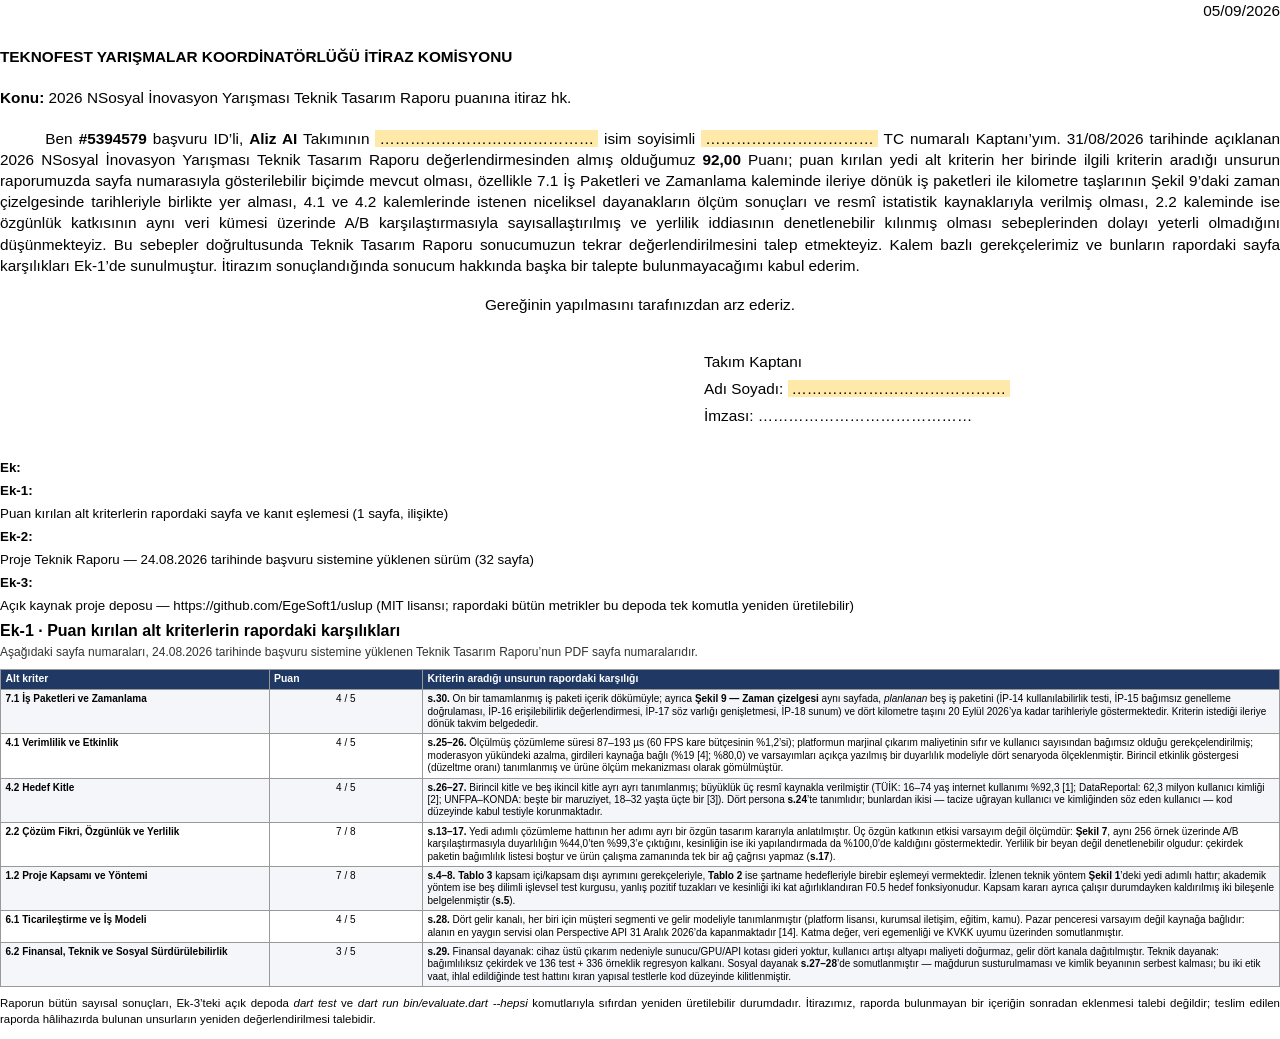
<file: docs/15_ITIRAZ/itiraz_dilekcesi.html>
<!DOCTYPE html>
<html lang="tr">
<head>
<meta charset="utf-8">
<title>İtiraz Dilekçesi — Aliz AI</title>
<style>
  @page { size: A4; margin: 2.5cm; }
  * { box-sizing: border-box; }
  body { font-family: Arial, Helvetica, sans-serif; font-size: 11.5pt; line-height: 1.38;
         color: #000; margin: 0; }
  .sayfa { page-break-after: always; }
  .sayfa:last-child { page-break-after: auto; }
  .tarih { text-align: right; margin-bottom: 1.6em; }
  .makam { font-weight: bold; margin: 0 0 1.3em 0; }
  .konu { margin-bottom: 1.3em; }
  p.govde { text-align: justify; text-indent: 1.2cm; margin: 0 0 1em 0; }
  .arz { text-align: center; margin: 1.2em 0 2.2em 0; }
  .imza { margin-left: 55%; line-height: 1.75; }
  .doldur { background: #ffe9a8; padding: 0 4px; }
  .ekler { margin-top: 2.2em; font-size: 10pt; line-height: 1.35; }
  .ekler b { display: block; margin-bottom: .4em; }
  .ekler div { margin-bottom: .35em; }

  h1.ekbaslik { font-size: 12pt; margin: 0 0 .15em 0; }
  .eknot { font-size: 9pt; color: #333; margin: 0 0 .7em 0; }
  table { width: 100%; border-collapse: collapse; font-size: 7.5pt; line-height: 1.24; }
  th, td { border: 1px solid #999; padding: 3px 4.5px; vertical-align: top; text-align: left; }
  th { background: #1f3864; color: #fff; font-size: 7.8pt; }
  td.k { white-space: nowrap; font-weight: bold; width: 21%; }
  td.p { white-space: nowrap; width: 12%; text-align: center; }
  tr:nth-child(even) td { background: #f4f6fa; }
  .altnot { font-size: 8.6pt; margin-top: .8em; text-align: justify; line-height: 1.35; }
</style>
</head>
<body>

<div class="sayfa">
  <div class="tarih">05/09/2026</div>

  <div class="makam">TEKNOFEST YARIŞMALAR KOORDİNATÖRLÜĞÜ İTİRAZ KOMİSYONU</div>

  <div class="konu"><b>Konu:</b> 2026 NSosyal İnovasyon Yarışması Teknik Tasarım Raporu
  puanına itiraz hk.</div>

  <p class="govde">Ben <b>#5394579</b> başvuru ID’li, <b>Aliz AI</b> Takımının
  <span class="doldur">……………………………………</span> isim soyisimli
  <span class="doldur">……………………………</span> TC numaralı Kaptanı’yım.
  31/08/2026 tarihinde açıklanan 2026 NSosyal İnovasyon Yarışması Teknik Tasarım Raporu
  değerlendirmesinden almış olduğumuz <b>92,00</b> Puanı; puan kırılan yedi alt kriterin her
  birinde ilgili kriterin aradığı unsurun raporumuzda sayfa numarasıyla gösterilebilir biçimde
  mevcut olması, özellikle 7.1 İş Paketleri ve Zamanlama kaleminde ileriye dönük iş paketleri
  ile kilometre taşlarının Şekil 9’daki zaman çizelgesinde tarihleriyle birlikte yer alması,
  4.1 ve 4.2 kalemlerinde istenen niceliksel dayanakların ölçüm sonuçları ve resmî istatistik
  kaynaklarıyla verilmiş olması, 2.2 kaleminde ise özgünlük katkısının aynı veri kümesi
  üzerinde A/B karşılaştırmasıyla sayısallaştırılmış ve yerlilik iddiasının denetlenebilir
  kılınmış olması sebeplerinden dolayı yeterli olmadığını düşünmekteyiz. Bu sebepler
  doğrultusunda Teknik Tasarım Raporu sonucumuzun tekrar değerlendirilmesini talep etmekteyiz.
  Kalem bazlı gerekçelerimiz ve bunların rapordaki sayfa karşılıkları Ek-1’de sunulmuştur.
  İtirazım sonuçlandığında sonucum hakkında başka bir talepte bulunmayacağımı kabul ederim.</p>

  <div class="arz">Gereğinin yapılmasını tarafınızdan arz ederiz.</div>

  <div class="imza">
    Takım Kaptanı<br>
    Adı Soyadı: <span class="doldur">……………………………………</span><br>
    İmzası: ……………………………………
  </div>

  <div class="ekler">
    <b>Ek:</b>
    <div><b>Ek-1:</b> Puan kırılan alt kriterlerin rapordaki sayfa ve kanıt eşlemesi (1 sayfa,
      ilişikte)</div>
    <div><b>Ek-2:</b> Proje Teknik Raporu — 24.08.2026 tarihinde başvuru sistemine yüklenen
      sürüm (32 sayfa)</div>
    <div><b>Ek-3:</b> Açık kaynak proje deposu — https://github.com/EgeSoft1/uslup (MIT
      lisansı; rapordaki bütün metrikler bu depoda tek komutla yeniden üretilebilir)</div>
  </div>
</div>

<div class="sayfa">
  <h1 class="ekbaslik">Ek-1 · Puan kırılan alt kriterlerin rapordaki karşılıkları</h1>
  <p class="eknot">Aşağıdaki sayfa numaraları, 24.08.2026 tarihinde başvuru sistemine yüklenen
  Teknik Tasarım Raporu’nun PDF sayfa numaralarıdır.</p>

  <table>
    <tr>
      <th>Alt kriter</th><th>Puan</th><th>Kriterin aradığı unsurun rapordaki karşılığı</th>
    </tr>
    <tr>
      <td class="k">7.1 İş Paketleri ve Zamanlama</td>
      <td class="p">4 / 5</td>
      <td><b>s.30.</b> On bir tamamlanmış iş paketi içerik dökümüyle; ayrıca <b>Şekil 9 —
      Zaman çizelgesi</b> aynı sayfada, <i>planlanan</i> beş iş paketini (İP-14 kullanılabilirlik
      testi, İP-15 bağımsız genelleme doğrulaması, İP-16 erişilebilirlik değerlendirmesi,
      İP-17 söz varlığı genişletmesi, İP-18 sunum) ve dört kilometre taşını 20 Eylül 2026’ya
      kadar tarihleriyle göstermektedir. Kriterin istediği ileriye dönük takvim belgededir.</td>
    </tr>
    <tr>
      <td class="k">4.1 Verimlilik ve Etkinlik</td>
      <td class="p">4 / 5</td>
      <td><b>s.25–26.</b> Ölçülmüş çözümleme süresi 87–193 µs (60 FPS kare bütçesinin %1,2’si);
      platformun marjinal çıkarım maliyetinin sıfır ve kullanıcı sayısından bağımsız olduğu
      gerekçelendirilmiş; moderasyon yükündeki azalma, girdileri kaynağa bağlı (%19 [4]; %80,0)
      ve varsayımları açıkça yazılmış bir duyarlılık modeliyle dört senaryoda ölçeklenmiştir. Birincil
      etkinlik göstergesi (düzeltme oranı) tanımlanmış ve ürüne ölçüm mekanizması olarak
      gömülmüştür.</td>
    </tr>
    <tr>
      <td class="k">4.2 Hedef Kitle</td>
      <td class="p">4 / 5</td>
      <td><b>s.26–27.</b> Birincil kitle ve beş ikincil kitle ayrı ayrı tanımlanmış; büyüklük üç
      resmî kaynakla verilmiştir (TÜİK: 16–74 yaş internet kullanımı %92,3 [1]; DataReportal:
      62,3 milyon kullanıcı kimliği [2]; UNFPA–KONDA: beşte bir maruziyet, 18–32 yaşta üçte bir
      [3]). Dört persona <b>s.24</b>’te tanımlıdır; bunlardan ikisi — tacize uğrayan kullanıcı
      ve kimliğinden söz eden kullanıcı — kod düzeyinde kabul testiyle korunmaktadır.</td>
    </tr>
    <tr>
      <td class="k">2.2 Çözüm Fikri, Özgünlük ve Yerlilik</td>
      <td class="p">7 / 8</td>
      <td><b>s.13–17.</b> Yedi adımlı çözümleme hattının her adımı ayrı bir özgün tasarım
      kararıyla anlatılmıştır. Üç özgün katkının etkisi varsayım değil ölçümdür: <b>Şekil 7</b>,
      aynı 256 örnek üzerinde A/B karşılaştırmasıyla duyarlılığın %44,0’ten %99,3’e çıktığını,
      kesinliğin ise iki yapılandırmada da %100,0’de kaldığını göstermektedir. Yerlilik bir
      beyan değil denetlenebilir olgudur: çekirdek paketin bağımlılık listesi boştur ve ürün
      çalışma zamanında tek bir ağ çağrısı yapmaz (<b>s.17</b>).</td>
    </tr>
    <tr>
      <td class="k">1.2 Proje Kapsamı ve Yöntemi</td>
      <td class="p">7 / 8</td>
      <td><b>s.4–8.</b> <b>Tablo 3</b> kapsam içi/kapsam dışı ayrımını gerekçeleriyle,
      <b>Tablo 2</b> ise şartname hedefleriyle birebir eşlemeyi vermektedir. İzlenen teknik
      yöntem <b>Şekil 1</b>’deki yedi adımlı hattır; akademik yöntem ise beş dilimli işlevsel
      test kurgusu, yanlış pozitif tuzakları ve kesinliği iki kat ağırlıklandıran F0.5 hedef
      fonksiyonudur. Kapsam kararı ayrıca çalışır durumdayken kaldırılmış iki bileşenle
      belgelenmiştir (<b>s.5</b>).</td>
    </tr>
    <tr>
      <td class="k">6.1 Ticarileştirme ve İş Modeli</td>
      <td class="p">4 / 5</td>
      <td><b>s.28.</b> Dört gelir kanalı, her biri için müşteri segmenti ve gelir modeliyle
      tanımlanmıştır (platform lisansı, kurumsal iletişim, eğitim, kamu). Pazar penceresi
      varsayım değil kaynağa bağlıdır: alanın en yaygın servisi olan Perspective API 31 Aralık
      2026’da kapanmaktadır [14]. Katma değer, veri egemenliği ve KVKK uyumu üzerinden
      somutlanmıştır.</td>
    </tr>
    <tr>
      <td class="k">6.2 Finansal, Teknik ve Sosyal Sürdürülebilirlik</td>
      <td class="p">3 / 5</td>
      <td><b>s.29.</b> Finansal dayanak: cihaz üstü çıkarım nedeniyle sunucu/GPU/API kotası
      gideri yoktur, kullanıcı artışı altyapı maliyeti doğurmaz, gelir dört kanala dağıtılmıştır.
      Teknik dayanak: bağımlılıksız çekirdek ve 136 test + 336 örneklik regresyon kalkanı.
      Sosyal dayanak <b>s.27–28</b>’de somutlanmıştır — mağdurun susturulmaması ve kimlik
      beyanının serbest kalması; bu iki etik vaat, ihlal edildiğinde test hattını kıran yapısal
      testlerle kod düzeyinde kilitlenmiştir.</td>
    </tr>
  </table>

  <p class="altnot">Raporun bütün sayısal sonuçları, Ek-3’teki açık depoda
  <i>dart&nbsp;test</i> ve <i>dart&nbsp;run&nbsp;bin/evaluate.dart&nbsp;--hepsi</i> komutlarıyla
  sıfırdan yeniden üretilebilir durumdadır. İtirazımız, raporda bulunmayan bir içeriğin sonradan
  eklenmesi talebi değildir; teslim edilen raporda hâlihazırda bulunan unsurların yeniden
  değerlendirilmesi talebidir.</p>
</div>

</body>
</html>
</file>
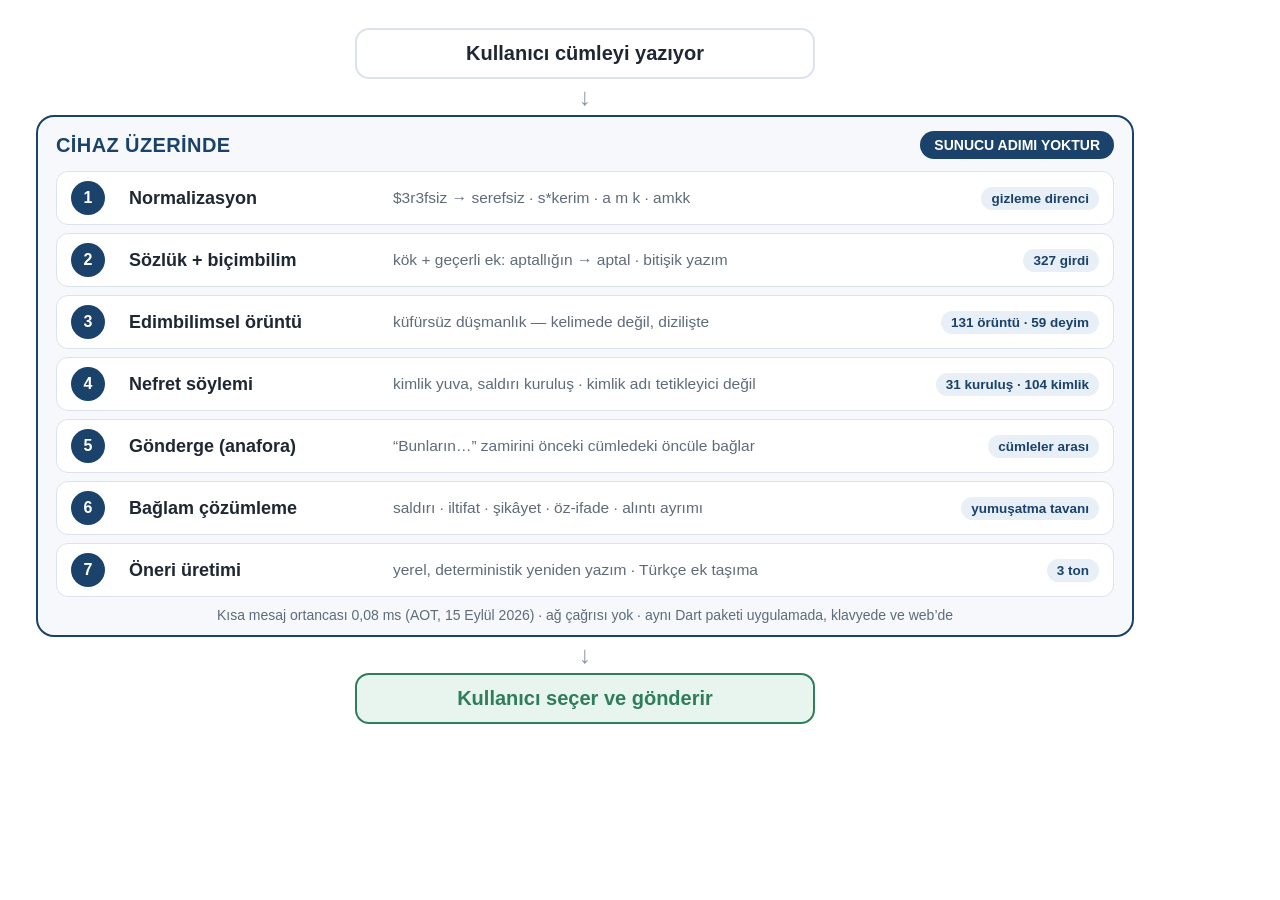
<file: docs/gorseller/sunum/sekil1b_mimari.html>
<!doctype html>
<html lang="tr">
<head>
<meta charset="utf-8">
<title>Şekil 1 — Cihaz üstü çözümleme hattı</title>
<link rel="stylesheet" href="ortak.css">
<style>
  .box { border: 2px solid var(--line); border-radius: 14px; background: var(--white); text-align: center; padding: 12px 16px; font-weight: 700; font-size: 20px; width: 460px; margin: 0 auto; }
  .arrow { text-align: center; color: var(--faint); font-size: 24px; line-height: 1; margin: 6px 0; }
  .device { border: 2.5px solid var(--brand); border-radius: 18px; background: var(--paper); padding: 14px 18px 12px; }
  .device .head { display: flex; justify-content: space-between; align-items: center; margin-bottom: 12px; }
  .device .head b { color: var(--brand); font-size: 20px; letter-spacing: .02em; }
  .pill { background: var(--brand); color: #fff; font-weight: 700; font-size: 14px; border-radius: 999px; padding: 6px 14px; }
  .layers { display: grid; gap: 8px; }
  .layer { display: grid; grid-template-columns: 44px 250px 1fr auto; align-items: center; gap: 14px; background: var(--white); border: 1.5px solid var(--line); border-radius: 12px; padding: 9px 14px; }
  .dot { width: 34px; height: 34px; border-radius: 50%; background: var(--brand); color: #fff; font-weight: 700; display: grid; place-items: center; font-size: 16px; }
  .layer b { font-size: 18px; }
  .layer span { color: var(--muted); font-size: 15.5px; }
  .layer em { font-style: normal; font-size: 13.5px; font-weight: 700; color: var(--brand); background: var(--brand-soft); border-radius: 999px; padding: 4px 10px; white-space: nowrap; }
  .foot { text-align: center; color: var(--muted); font-size: 14px; margin-top: 10px; }
  .out { border-color: var(--green); background: var(--green-bg); color: var(--green); }
</style>
</head>
<body>
  <div class="box">Kullanıcı cümleyi yazıyor</div>
  <div class="arrow">↓</div>
  <section class="device">
    <div class="head"><b>CİHAZ ÜZERİNDE</b><span class="pill">SUNUCU ADIMI YOKTUR</span></div>
    <div class="layers">
      <div class="layer"><div class="dot">1</div><b>Normalizasyon</b><span>$3r3fsiz → serefsiz · s*kerim · a m k · amkk</span><em>gizleme direnci</em></div>
      <div class="layer"><div class="dot">2</div><b>Sözlük + biçimbilim</b><span>kök + geçerli ek: aptallığın → aptal · bitişik yazım</span><em>327 girdi</em></div>
      <div class="layer"><div class="dot">3</div><b>Edimbilimsel örüntü</b><span>küfürsüz düşmanlık — kelimede değil, dizilişte</span><em>131 örüntü · 59 deyim</em></div>
      <div class="layer"><div class="dot">4</div><b>Nefret söylemi</b><span>kimlik yuva, saldırı kuruluş · kimlik adı tetikleyici değil</span><em>31 kuruluş · 104 kimlik</em></div>
      <div class="layer"><div class="dot">5</div><b>Gönderge (anafora)</b><span>“Bunların…” zamirini önceki cümledeki öncüle bağlar</span><em>cümleler arası</em></div>
      <div class="layer"><div class="dot">6</div><b>Bağlam çözümleme</b><span>saldırı · iltifat · şikâyet · öz-ifade · alıntı ayrımı</span><em>yumuşatma tavanı</em></div>
      <div class="layer"><div class="dot">7</div><b>Öneri üretimi</b><span>yerel, deterministik yeniden yazım · Türkçe ek taşıma</span><em>3 ton</em></div>
    </div>
    <p class="foot">Kısa mesaj ortancası 0,08 ms (AOT, 15 Eylül 2026) · ağ çağrısı yok · aynı Dart paketi uygulamada, klavyede ve web’de</p>
  </section>
  <div class="arrow">↓</div>
  <div class="box out">Kullanıcı seçer ve gönderir</div>
</body>
</html>
</file>
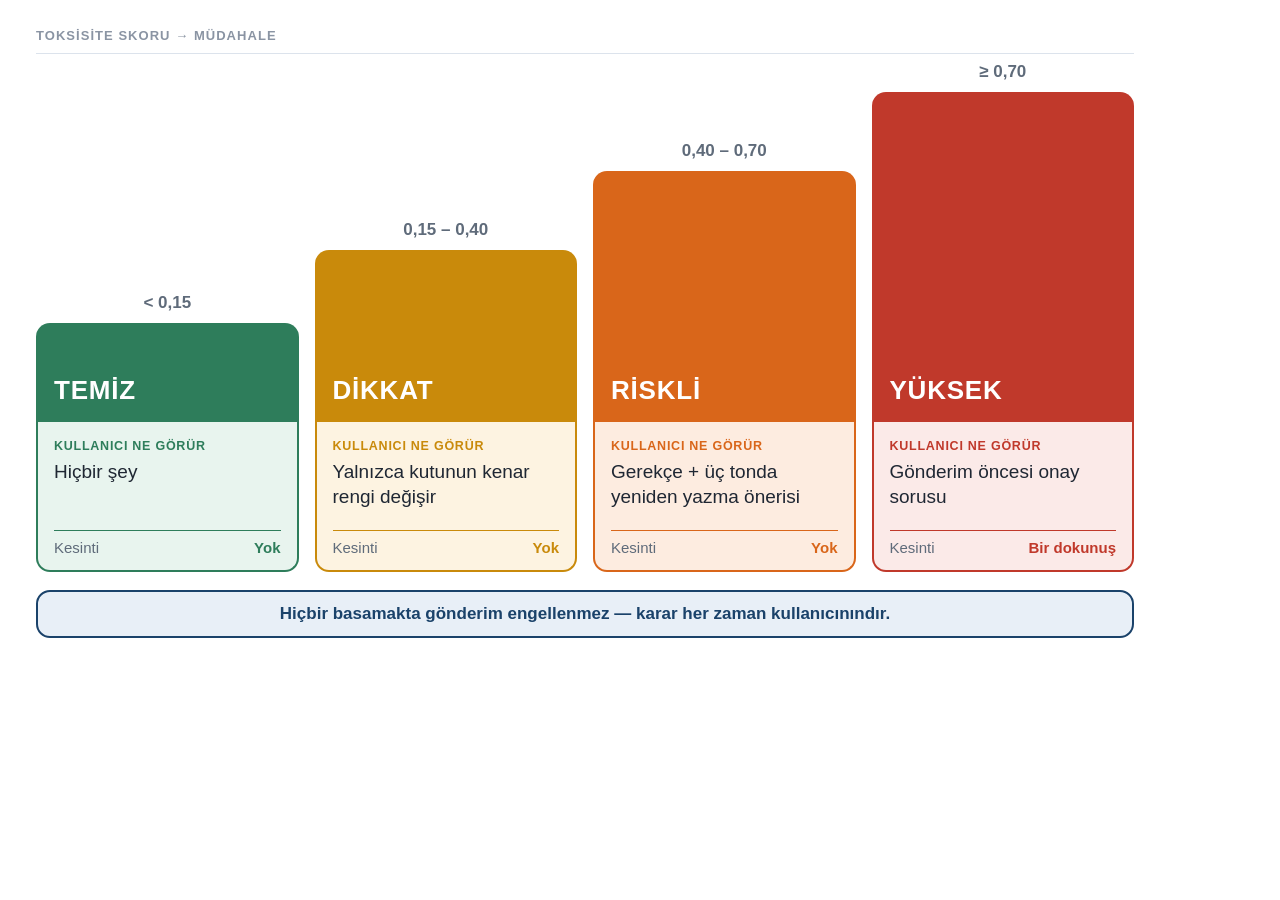
<file: docs/gorseller/sunum/sekil2b_merdiven.html>
<!doctype html>
<html lang="tr">
<head>
<meta charset="utf-8">
<title>Şekil 2 — Müdahale merdiveni</title>
<link rel="stylesheet" href="ortak.css">
<style>
  .ladder { display: grid; grid-template-columns: repeat(4, 1fr); gap: 16px; align-items: end; height: 330px; }
  .step { border-radius: 14px 14px 0 0; color: #fff; display: flex; flex-direction: column; justify-content: flex-end; padding: 16px 18px; position: relative; }
  .step .range { position: absolute; top: -30px; left: 0; right: 0; text-align: center; font-size: 17px; font-weight: 700; color: var(--muted); }
  .step h3 { font-size: 26px; letter-spacing: .03em; }
  .t { background: var(--green); height: 30%; }
  .d { background: var(--amber); height: 52%; }
  .r { background: var(--orange); height: 76%; }
  .y { background: var(--harm); height: 100%; }
  .cards { display: grid; grid-template-columns: repeat(4, 1fr); gap: 16px; }
  .card { border: 2px solid; border-top: 0; border-radius: 0 0 14px 14px; padding: 14px 16px; min-height: 150px; display: flex; flex-direction: column; justify-content: space-between; }
  .card .lbl { font-size: 12.5px; font-weight: 700; letter-spacing: .06em; text-transform: uppercase; }
  .card p { font-size: 19px; line-height: 1.3; margin-top: 6px; color: var(--ink); }
  .card .cut { display: flex; justify-content: space-between; border-top: 1.5px solid; padding-top: 8px; margin-top: 12px; font-size: 15px; color: var(--muted); }
  .card .cut b { font-weight: 700; }
  .ct { border-color: var(--green); background: var(--green-bg); } .ct .lbl, .ct .cut b { color: var(--green); } .ct .cut { border-color: var(--green); }
  .cd { border-color: var(--amber); background: var(--amber-bg); } .cd .lbl, .cd .cut b { color: var(--amber); } .cd .cut { border-color: var(--amber); }
  .cr { border-color: var(--orange); background: var(--orange-bg); } .cr .lbl, .cr .cut b { color: var(--orange); } .cr .cut { border-color: var(--orange); }
  .cy { border-color: var(--harm); background: var(--harm-bg); } .cy .lbl, .cy .cut b { color: var(--harm); } .cy .cut { border-color: var(--harm); }
  .foot { margin-top: 18px; }
  .top { margin-bottom: 38px; }
</style>
</head>
<body>
  <div class="top"><div class="eyebrow">Toksisite skoru → müdahale</div><div class="rule"></div></div>
  <div class="ladder">
    <div class="step t"><span class="range">&lt; 0,15</span><h3>TEMİZ</h3></div>
    <div class="step d"><span class="range">0,15 – 0,40</span><h3>DİKKAT</h3></div>
    <div class="step r"><span class="range">0,40 – 0,70</span><h3>RİSKLİ</h3></div>
    <div class="step y"><span class="range">≥ 0,70</span><h3>YÜKSEK</h3></div>
  </div>
  <div class="cards">
    <div class="card ct"><div><span class="lbl">Kullanıcı ne görür</span><p>Hiçbir şey</p></div><div class="cut"><span>Kesinti</span><b>Yok</b></div></div>
    <div class="card cd"><div><span class="lbl">Kullanıcı ne görür</span><p>Yalnızca kutunun kenar rengi değişir</p></div><div class="cut"><span>Kesinti</span><b>Yok</b></div></div>
    <div class="card cr"><div><span class="lbl">Kullanıcı ne görür</span><p>Gerekçe + üç tonda yeniden yazma önerisi</p></div><div class="cut"><span>Kesinti</span><b>Yok</b></div></div>
    <div class="card cy"><div><span class="lbl">Kullanıcı ne görür</span><p>Gönderim öncesi onay sorusu</p></div><div class="cut"><span>Kesinti</span><b>Bir dokunuş</b></div></div>
  </div>
  <p class="note foot">Hiçbir basamakta gönderim engellenmez — karar her zaman kullanıcınındır.</p>
</body>
</html>
</file>
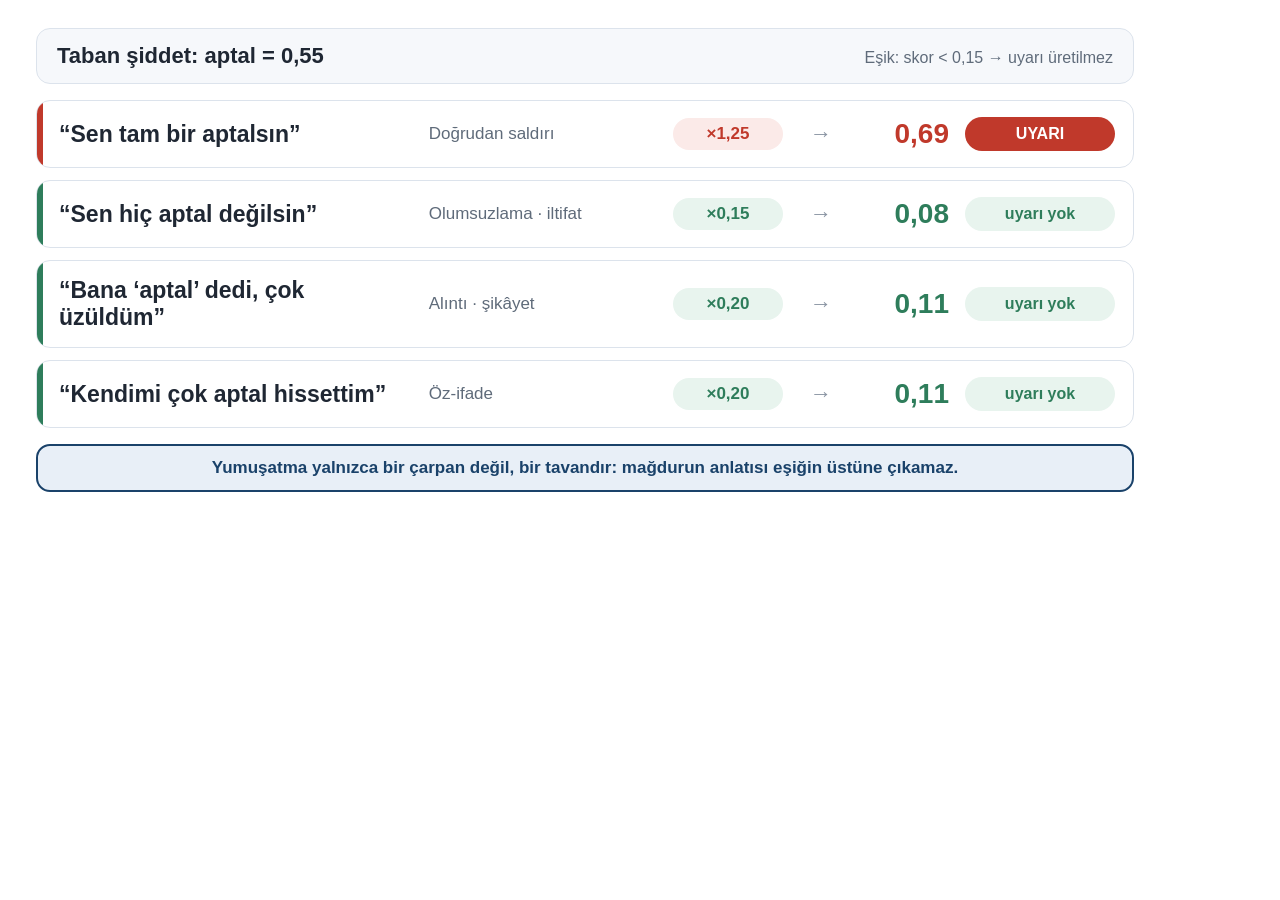
<file: docs/gorseller/sunum/sekil3b_baglam.html>
<!doctype html>
<html lang="tr">
<head>
<meta charset="utf-8">
<title>Şekil 3 — Aynı kelime, dört bağlam</title>
<link rel="stylesheet" href="ortak.css">
<style>
  .head { display: flex; justify-content: space-between; align-items: baseline; background: var(--paper); border: 1.5px solid var(--line); border-radius: 14px; padding: 14px 20px; margin-bottom: 16px; }
  .head b { font-size: 22px; }
  .head span { font-size: 16px; color: var(--muted); }
  .rows { display: grid; gap: 12px; }
  .row { display: grid; grid-template-columns: 6px 1.55fr 1fr 110px 44px 90px 150px; align-items: center; gap: 16px; border: 1.5px solid var(--line); border-radius: 14px; padding: 16px 18px 16px 0; overflow: hidden; }
  .bar { align-self: stretch; margin: -16px 0; }
  .say { font-size: 23px; font-weight: 700; }
  .ctx { font-size: 17px; color: var(--muted); }
  .k { font-size: 17px; font-weight: 700; text-align: center; border-radius: 999px; padding: 6px 0; }
  .arrow { color: var(--faint); font-size: 22px; text-align: center; }
  .v { font-size: 28px; font-weight: 700; text-align: right; }
  .pill { text-align: center; font-weight: 700; font-size: 16px; border-radius: 999px; padding: 8px 0; }
  .atk .bar { background: var(--harm); } .atk .k { background: var(--harm-bg); color: var(--harm); } .atk .v { color: var(--harm); } .atk .pill { background: var(--harm); color: #fff; }
  .ok .bar { background: var(--green); } .ok .k { background: var(--green-bg); color: var(--green); } .ok .v { color: var(--green); } .ok .pill { background: var(--green-bg); color: var(--green); }
  .foot { margin-top: 16px; }
</style>
</head>
<body>
  <div class="head"><b>Taban şiddet: aptal = 0,55</b><span>Eşik: skor &lt; 0,15 → uyarı üretilmez</span></div>
  <div class="rows">
    <div class="row atk"><span class="bar"></span><span class="say">“Sen tam bir aptalsın”</span><span class="ctx">Doğrudan saldırı</span><span class="k">×1,25</span><span class="arrow">→</span><span class="v num">0,69</span><span class="pill">UYARI</span></div>
    <div class="row ok"><span class="bar"></span><span class="say">“Sen hiç aptal değilsin”</span><span class="ctx">Olumsuzlama · iltifat</span><span class="k">×0,15</span><span class="arrow">→</span><span class="v num">0,08</span><span class="pill">uyarı yok</span></div>
    <div class="row ok"><span class="bar"></span><span class="say">“Bana ‘aptal’ dedi, çok üzüldüm”</span><span class="ctx">Alıntı · şikâyet</span><span class="k">×0,20</span><span class="arrow">→</span><span class="v num">0,11</span><span class="pill">uyarı yok</span></div>
    <div class="row ok"><span class="bar"></span><span class="say">“Kendimi çok aptal hissettim”</span><span class="ctx">Öz-ifade</span><span class="k">×0,20</span><span class="arrow">→</span><span class="v num">0,11</span><span class="pill">uyarı yok</span></div>
  </div>
  <p class="note foot">Yumuşatma yalnızca bir çarpan değil, bir tavandır: mağdurun anlatısı eşiğin üstüne çıkamaz.</p>
</body>
</html>
</file>
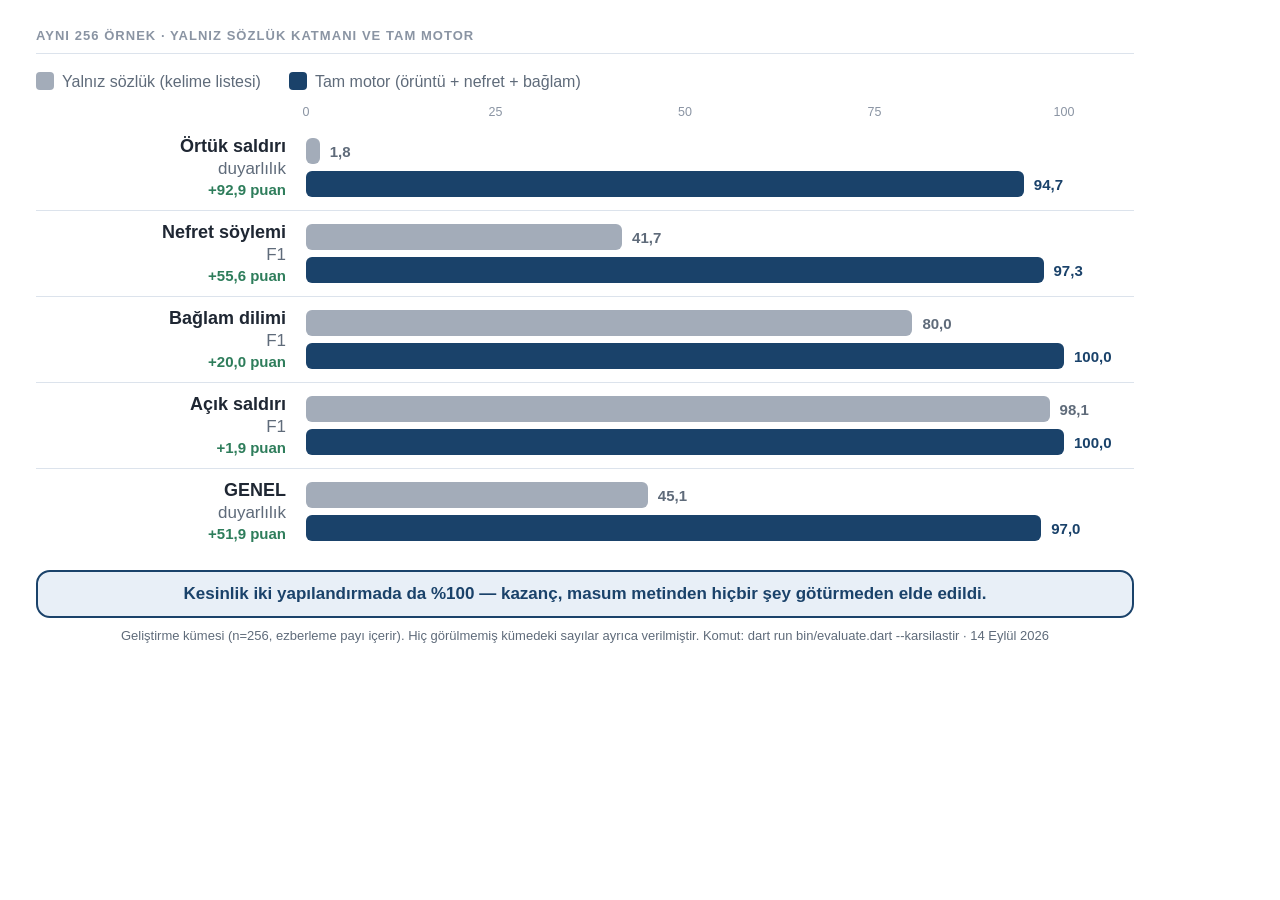
<file: docs/gorseller/sunum/sekil4b_katman.html>
<!doctype html>
<html lang="tr">
<head>
<meta charset="utf-8">
<title>Şekil 4 — Katman katkısı (14 Eylül 2026)</title>
<link rel="stylesheet" href="ortak.css">
<style>
  .legend { display: flex; gap: 28px; font-size: 16px; color: var(--muted); margin-bottom: 14px; }
  .legend i { display: inline-block; width: 18px; height: 18px; border-radius: 4px; vertical-align: -3px; margin-right: 8px; }
  .row { display: grid; grid-template-columns: 250px 1fr; column-gap: 20px; align-items: center; padding: 10px 0; }
  .row + .row { border-top: 1px solid var(--line); }
  .label { text-align: right; font-size: 17px; color: var(--muted); line-height: 1.25; }
  .label b { color: var(--ink); display: block; font-size: 18px; }
  .label .gain { color: var(--green); font-weight: 700; font-size: 15px; }
  .bars { display: grid; gap: 7px; }
  .track { position: relative; height: 26px; }
  .bar { height: 26px; border-radius: 6px; }
  .bar.sozluk { background: var(--slate); }
  .bar.tam { background: var(--brand); }
  .val { position: absolute; top: 50%; transform: translateY(-50%); font-size: 15px; font-weight: 700; padding-left: 10px; }
  .val.sozluk { color: var(--muted); }
  .val.tam { color: var(--brand); }
  .scale { display: grid; grid-template-columns: 250px 1fr; column-gap: 20px; font-size: 12.5px; color: var(--faint); margin-bottom: 4px; }
  .ticks { position: relative; height: 16px; margin-right: 70px; }
  .ticks span { position: absolute; transform: translateX(-50%); }
  .plot { margin-right: 70px; }
  .foot { margin-top: 16px; }
  .src { margin-top: 10px; font-size: 13px; color: var(--muted); text-align: center; }
</style>
</head>
<body>
  <div class="eyebrow">Aynı 256 örnek · yalnız sözlük katmanı ve tam motor</div>
  <div class="rule"></div>
  <div class="legend">
    <span><i style="background:var(--slate)"></i>Yalnız sözlük (kelime listesi)</span>
    <span><i style="background:var(--brand)"></i>Tam motor (örüntü + nefret + bağlam)</span>
  </div>

  <div class="scale"><span></span>
    <div class="ticks"><span style="left:0%">0</span><span style="left:25%">25</span><span style="left:50%">50</span><span style="left:75%">75</span><span style="left:100%">100</span></div>
  </div>

  <div id="rows"></div>

  <p class="note foot">Kesinlik iki yapılandırmada da %100 — kazanç, masum metinden hiçbir şey götürmeden elde edildi.</p>
  <p class="src">Geliştirme kümesi (n=256, ezberleme payı içerir). Hiç görülmemiş kümedeki sayılar ayrıca verilmiştir. Komut: dart run bin/evaluate.dart --karsilastir · 14 Eylül 2026</p>

<script>
  const rows = [
    ["Örtük saldırı", "duyarlılık", 1.8, 94.7],
    ["Nefret söylemi", "F1", 41.7, 97.3],
    ["Bağlam dilimi", "F1", 80.0, 100.0],
    ["Açık saldırı", "F1", 98.1, 100.0],
    ["GENEL", "duyarlılık", 45.1, 97.0],
  ];
  const fmt = v => v.toFixed(1).replace(".", ",");
  const host = document.getElementById("rows");
  for (const [name, metric, a, b] of rows) {
    const gain = b - a;
    host.insertAdjacentHTML("beforeend", `
      <div class="row">
        <div class="label"><b>${name}</b>${metric}<br><span class="gain">+${fmt(gain)} puan</span></div>
        <div class="plot bars">
          <div class="track"><div class="bar sozluk" style="width:${Math.max(a, 0.6)}%"></div><span class="val sozluk num" style="left:${Math.max(a, 0.6)}%">${fmt(a)}</span></div>
          <div class="track"><div class="bar tam" style="width:${b}%"></div><span class="val tam num" style="left:${b}%">${fmt(b)}</span></div>
        </div>
      </div>`);
  }
</script>
</body>
</html>
</file>
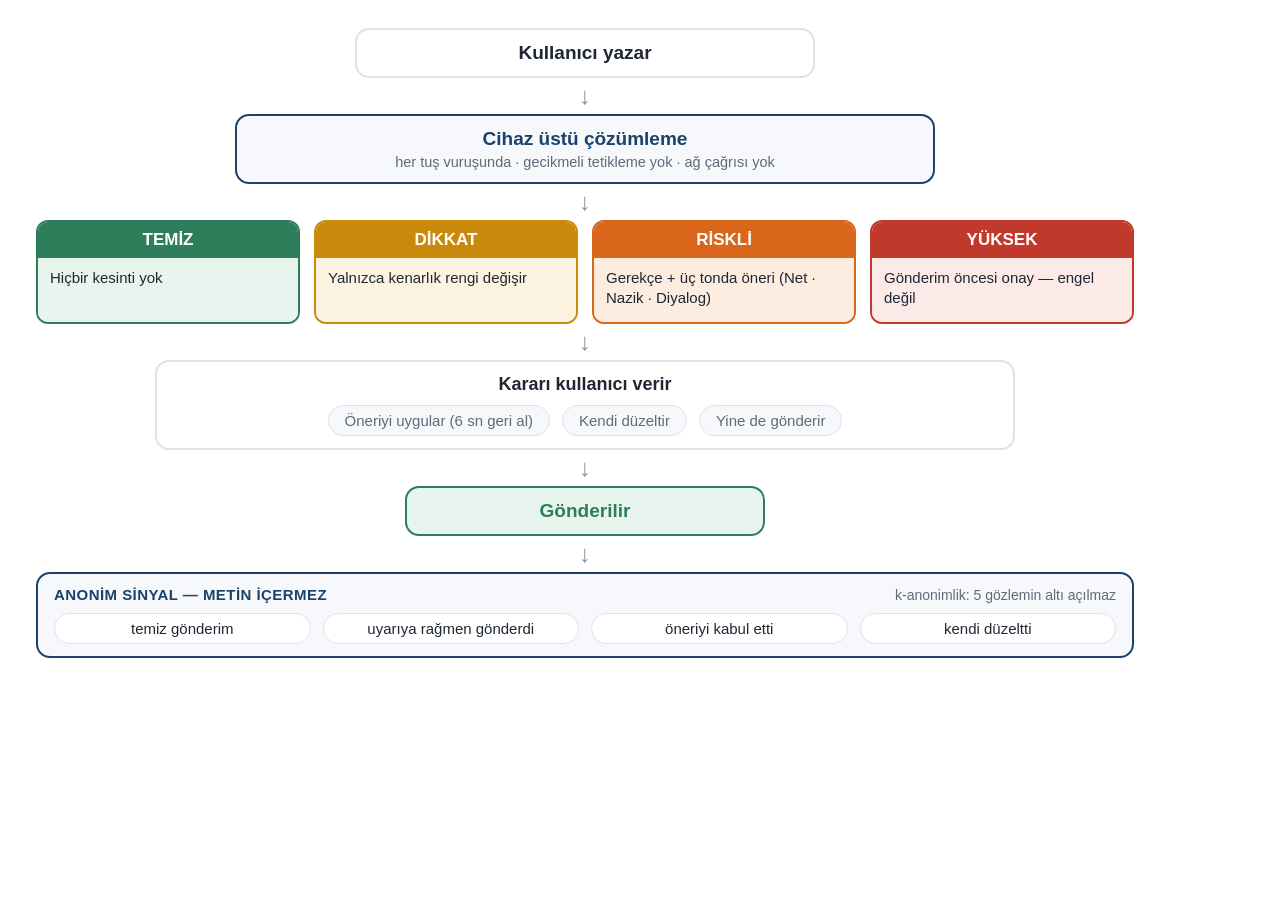
<file: docs/gorseller/sunum/sekil5b_akis.html>
<!doctype html>
<html lang="tr">
<head>
<meta charset="utf-8">
<title>Şekil 5 — Kullanıcı akışı</title>
<link rel="stylesheet" href="ortak.css">
<style>
  .box { border: 2px solid var(--line); border-radius: 14px; background: var(--white); text-align: center; padding: 12px 16px; font-weight: 700; font-size: 19px; }
  .center { width: 460px; margin: 0 auto; }
  .engine { border-color: var(--brand); background: var(--paper); color: var(--brand); width: 700px; margin: 0 auto; }
  .engine small { display: block; color: var(--muted); font-weight: 400; font-size: 14.5px; margin-top: 4px; }
  .arrow { text-align: center; color: var(--faint); font-size: 24px; line-height: 1; margin: 6px 0; }
  .levels { display: grid; grid-template-columns: repeat(4, 1fr); gap: 14px; }
  .lvl { border-radius: 12px; overflow: hidden; border: 2px solid; }
  .lvl h3 { color: #fff; font-size: 17px; text-align: center; padding: 8px 6px; }
  .lvl p { padding: 10px 12px; font-size: 15px; line-height: 1.3; min-height: 64px; }
  .lvl.t { border-color: var(--green); } .lvl.t h3 { background: var(--green); } .lvl.t p { background: var(--green-bg); }
  .lvl.d { border-color: var(--amber); } .lvl.d h3 { background: var(--amber); } .lvl.d p { background: var(--amber-bg); }
  .lvl.r { border-color: var(--orange); } .lvl.r h3 { background: var(--orange); } .lvl.r p { background: var(--orange-bg); }
  .lvl.y { border-color: var(--harm); } .lvl.y h3 { background: var(--harm); } .lvl.y p { background: var(--harm-bg); }
  .decide { width: 860px; margin: 0 auto; border: 2px solid var(--line); border-radius: 14px; padding: 12px 16px; text-align: center; }
  .decide b { font-size: 18px; }
  .chips { display: flex; justify-content: center; gap: 12px; margin-top: 10px; }
  .chip { border: 1.5px solid var(--line); background: var(--paper); border-radius: 999px; padding: 6px 16px; font-size: 15px; color: var(--muted); }
  .sent { border-color: var(--green); background: var(--green-bg); color: var(--green); width: 360px; margin: 0 auto; }
  .signal { border: 2px solid var(--brand); border-radius: 14px; background: var(--paper); padding: 12px 16px; }
  .signal .head { display: flex; justify-content: space-between; align-items: baseline; }
  .signal .head b { color: var(--brand); font-size: 15px; letter-spacing: .03em; }
  .signal .head span { color: var(--muted); font-size: 14px; }
  .signal .chips { justify-content: space-between; }
  .signal .chip { background: var(--white); color: var(--ink); flex: 1; text-align: center; }
</style>
</head>
<body>
  <div class="box center">Kullanıcı yazar</div>
  <div class="arrow">↓</div>
  <div class="box engine">Cihaz üstü çözümleme<small>her tuş vuruşunda · gecikmeli tetikleme yok · ağ çağrısı yok</small></div>
  <div class="arrow">↓</div>
  <div class="levels">
    <div class="lvl t"><h3>TEMİZ</h3><p>Hiçbir kesinti yok</p></div>
    <div class="lvl d"><h3>DİKKAT</h3><p>Yalnızca kenarlık rengi değişir</p></div>
    <div class="lvl r"><h3>RİSKLİ</h3><p>Gerekçe + üç tonda öneri (Net · Nazik · Diyalog)</p></div>
    <div class="lvl y"><h3>YÜKSEK</h3><p>Gönderim öncesi onay — engel değil</p></div>
  </div>
  <div class="arrow">↓</div>
  <div class="decide"><b>Kararı kullanıcı verir</b>
    <div class="chips"><span class="chip">Öneriyi uygular (6 sn geri al)</span><span class="chip">Kendi düzeltir</span><span class="chip">Yine de gönderir</span></div>
  </div>
  <div class="arrow">↓</div>
  <div class="box sent">Gönderilir</div>
  <div class="arrow">↓</div>
  <div class="signal">
    <div class="head"><b>ANONİM SİNYAL — METİN İÇERMEZ</b><span>k-anonimlik: 5 gözlemin altı açılmaz</span></div>
    <div class="chips"><span class="chip">temiz gönderim</span><span class="chip">uyarıya rağmen gönderdi</span><span class="chip">öneriyi kabul etti</span><span class="chip">kendi düzeltti</span></div>
  </div>
</body>
</html>
</file>
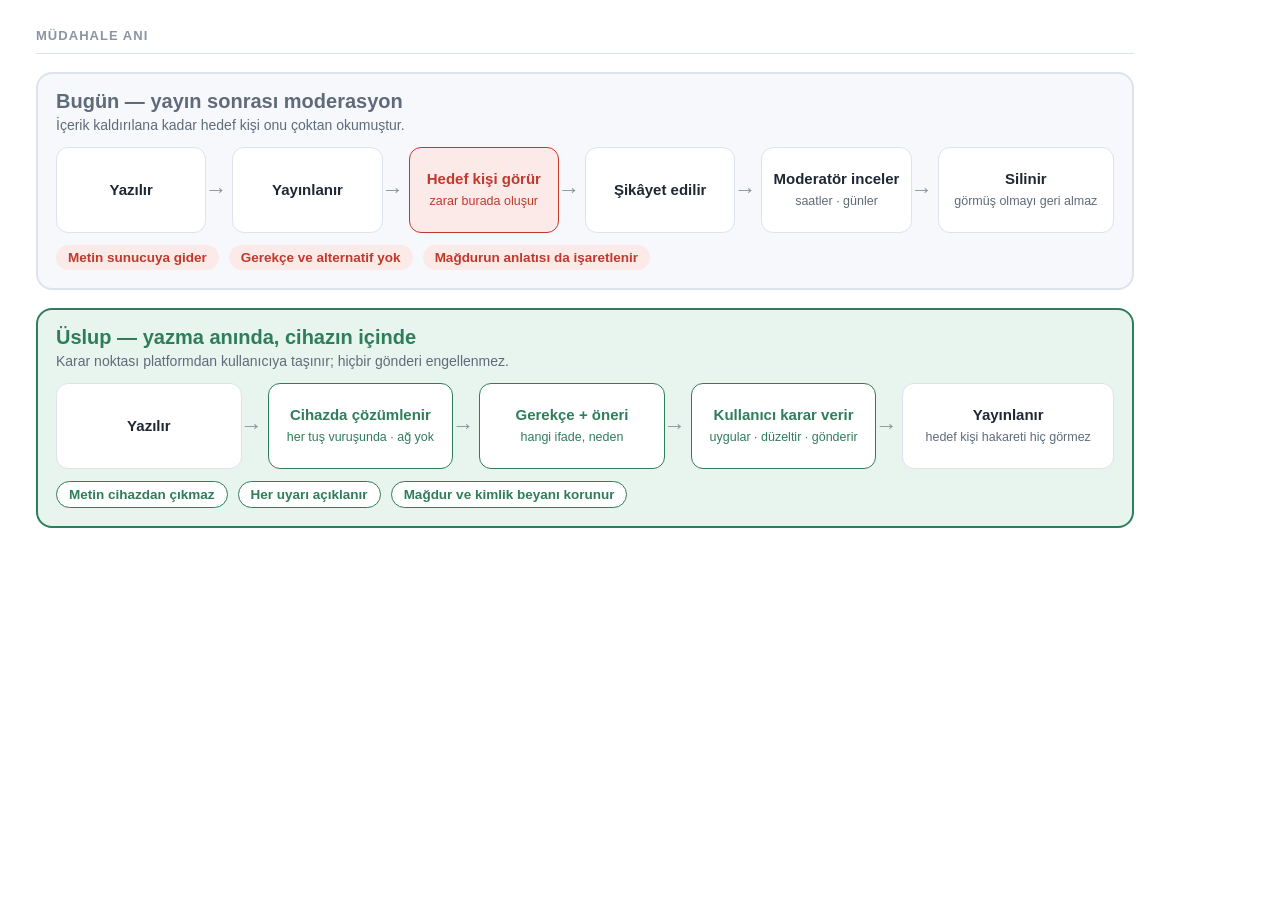
<file: docs/gorseller/sunum/sekil6_dongu.html>
<!doctype html>
<html lang="tr">
<head>
<meta charset="utf-8">
<title>Şekil 6 — Yayın sonrası ve yazma anı</title>
<link rel="stylesheet" href="ortak.css">
<style>
  .lane { border-radius: 16px; padding: 16px 18px 18px; margin-bottom: 18px; }
  .lane.bugun { background: var(--paper); border: 2px solid var(--line); }
  .lane.uslup { background: var(--green-bg); border: 2px solid var(--green); }
  .lane h2 { font-size: 20px; margin-bottom: 4px; }
  .lane.bugun h2 { color: var(--muted); }
  .lane.uslup h2 { color: var(--green); }
  .lane p.sub { font-size: 14px; color: var(--muted); margin-bottom: 14px; }
  .steps { display: grid; grid-auto-flow: column; grid-auto-columns: 1fr; gap: 0; align-items: stretch; }
  .step { position: relative; background: var(--white); border: 1.5px solid var(--line); border-radius: 12px;
          padding: 12px 10px; margin-right: 26px; text-align: center; font-size: 15px; font-weight: 700; line-height: 1.25;
          display: flex; flex-direction: column; justify-content: center; min-height: 86px; }
  .step:last-child { margin-right: 0; }
  .step small { display: block; font-weight: 400; font-size: 12.5px; color: var(--muted); margin-top: 5px; }
  .step:not(:last-child)::after { content: "→"; position: absolute; right: -22px; top: 50%; transform: translateY(-52%);
          font-size: 22px; color: var(--faint); font-weight: 400; }
  .step.harm { border-color: var(--harm); background: var(--harm-bg); color: var(--harm); }
  .step.harm small { color: var(--harm); }
  .step.good { border-color: var(--green); color: var(--green); }
  .step.good small { color: var(--green); }
  .tags { display: flex; gap: 10px; margin-top: 12px; flex-wrap: wrap; }
  .tag { font-size: 13.5px; border-radius: 999px; padding: 5px 12px; font-weight: 700; }
  .bugun .tag { background: var(--harm-bg); color: var(--harm); }
  .uslup .tag { background: var(--white); color: var(--green); border: 1.5px solid var(--green); }
</style>
</head>
<body>
  <div class="eyebrow">Müdahale anı</div>
  <div class="rule"></div>

  <section class="lane bugun">
    <h2>Bugün — yayın sonrası moderasyon</h2>
    <p class="sub">İçerik kaldırılana kadar hedef kişi onu çoktan okumuştur.</p>
    <div class="steps">
      <div class="step">Yazılır</div>
      <div class="step">Yayınlanır</div>
      <div class="step harm">Hedef kişi görür<small>zarar burada oluşur</small></div>
      <div class="step">Şikâyet edilir</div>
      <div class="step">Moderatör inceler<small>saatler · günler</small></div>
      <div class="step">Silinir<small>görmüş olmayı geri almaz</small></div>
    </div>
    <div class="tags">
      <span class="tag">Metin sunucuya gider</span>
      <span class="tag">Gerekçe ve alternatif yok</span>
      <span class="tag">Mağdurun anlatısı da işaretlenir</span>
    </div>
  </section>

  <section class="lane uslup">
    <h2>Üslup — yazma anında, cihazın içinde</h2>
    <p class="sub">Karar noktası platformdan kullanıcıya taşınır; hiçbir gönderi engellenmez.</p>
    <div class="steps">
      <div class="step">Yazılır</div>
      <div class="step good">Cihazda çözümlenir<small>her tuş vuruşunda · ağ yok</small></div>
      <div class="step good">Gerekçe + öneri<small>hangi ifade, neden</small></div>
      <div class="step good">Kullanıcı karar verir<small>uygular · düzeltir · gönderir</small></div>
      <div class="step">Yayınlanır<small>hedef kişi hakareti hiç görmez</small></div>
    </div>
    <div class="tags">
      <span class="tag">Metin cihazdan çıkmaz</span>
      <span class="tag">Her uyarı açıklanır</span>
      <span class="tag">Mağdur ve kimlik beyanı korunur</span>
    </div>
  </section>
</body>
</html>
</file>
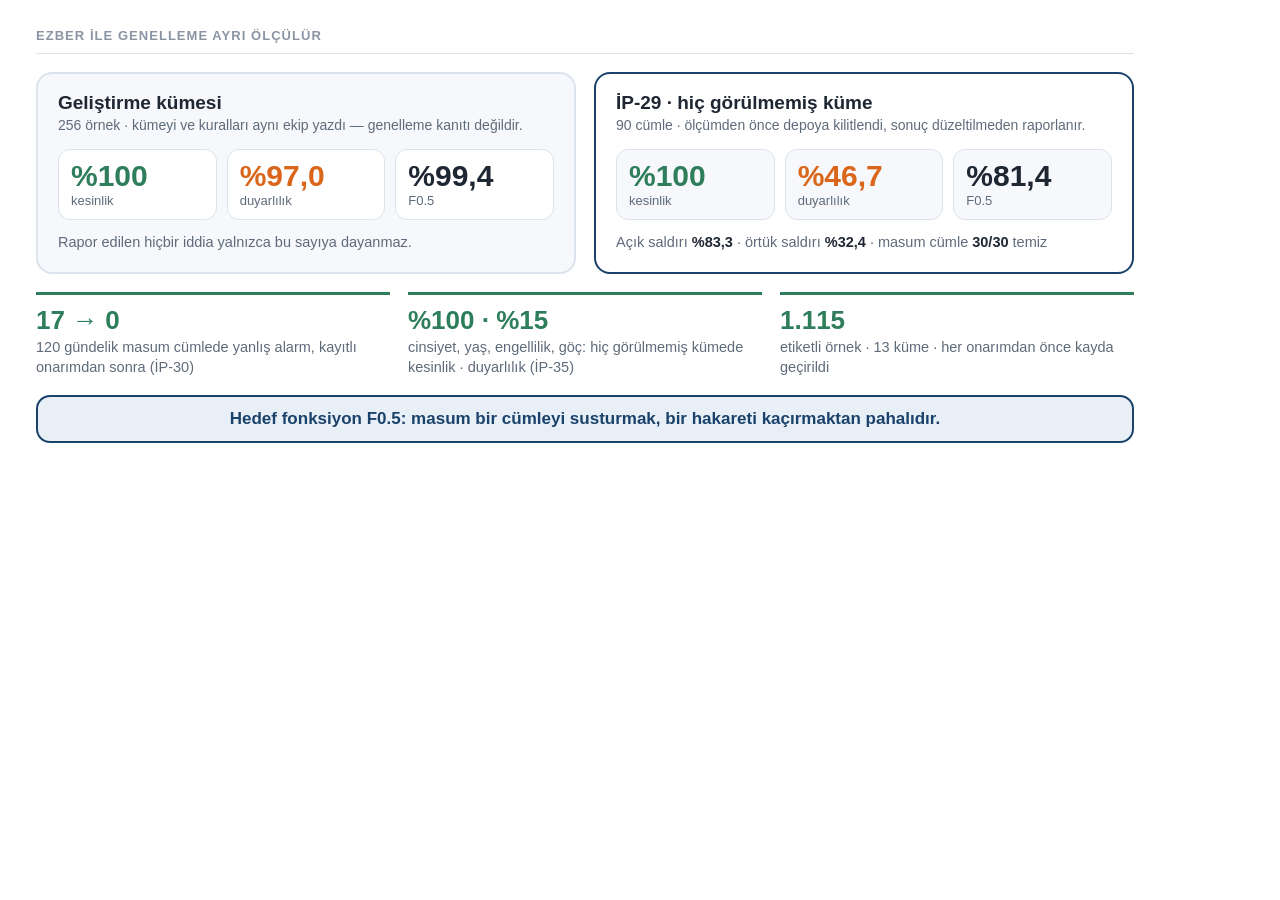
<file: docs/gorseller/sunum/sekil7_olcum.html>
<!doctype html>
<html lang="tr">
<head>
<meta charset="utf-8">
<title>Şekil 7 — Dürüst ölçüm</title>
<link rel="stylesheet" href="ortak.css">
<style>
  .grid { display: grid; grid-template-columns: 1fr 1fr; gap: 18px; }
  .panel { border-radius: 16px; padding: 18px 20px; border: 2px solid var(--line); background: var(--paper); }
  .panel.kor { border-color: var(--brand); background: var(--white); }
  .panel h2 { font-size: 19px; margin-bottom: 2px; }
  .panel .sub { font-size: 14px; color: var(--muted); margin-bottom: 14px; line-height: 1.35; }
  .kpis { display: grid; grid-template-columns: repeat(3, 1fr); gap: 10px; }
  .kpi { background: var(--white); border: 1.5px solid var(--line); border-radius: 12px; padding: 10px 12px; }
  .panel.kor .kpi { background: var(--paper); }
  .kpi b { display: block; font-size: 30px; line-height: 1.05; }
  .kpi span { font-size: 13px; color: var(--muted); }
  .kpi.p b { color: var(--green); }
  .kpi.r b { color: var(--orange); }
  .kpi.f b { color: var(--ink); }
  .slices { margin-top: 12px; font-size: 14.5px; color: var(--muted); line-height: 1.5; }
  .slices b { color: var(--ink); }
  .strip { display: grid; grid-template-columns: repeat(3, 1fr); gap: 18px; margin-top: 18px; }
  .fact { border-top: 3px solid var(--green); padding-top: 10px; }
  .fact b { display: block; font-size: 26px; color: var(--green); }
  .fact span { font-size: 14.5px; color: var(--muted); line-height: 1.35; display: block; margin-top: 2px; }
  .foot { margin-top: 18px; }
</style>
</head>
<body>
  <div class="eyebrow">Ezber ile genelleme ayrı ölçülür</div>
  <div class="rule"></div>

  <div class="grid">
    <section class="panel">
      <h2>Geliştirme kümesi</h2>
      <p class="sub">256 örnek · kümeyi ve kuralları aynı ekip yazdı — genelleme kanıtı değildir.</p>
      <div class="kpis">
        <div class="kpi p"><b class="num">%100</b><span>kesinlik</span></div>
        <div class="kpi r"><b class="num">%97,0</b><span>duyarlılık</span></div>
        <div class="kpi f"><b class="num">%99,4</b><span>F0.5</span></div>
      </div>
      <p class="slices">Rapor edilen hiçbir iddia yalnızca bu sayıya dayanmaz.</p>
    </section>

    <section class="panel kor">
      <h2>İP-29 · hiç görülmemiş küme</h2>
      <p class="sub">90 cümle · ölçümden önce depoya kilitlendi, sonuç düzeltilmeden raporlanır.</p>
      <div class="kpis">
        <div class="kpi p"><b class="num">%100</b><span>kesinlik</span></div>
        <div class="kpi r"><b class="num">%46,7</b><span>duyarlılık</span></div>
        <div class="kpi f"><b class="num">%81,4</b><span>F0.5</span></div>
      </div>
      <p class="slices">Açık saldırı <b class="num">%83,3</b> · örtük saldırı <b class="num">%32,4</b> · masum cümle <b class="num">30/30</b> temiz</p>
    </section>
  </div>

  <div class="strip">
    <div class="fact"><b class="num">17 → 0</b><span>120 gündelik masum cümlede yanlış alarm, kayıtlı onarımdan sonra (İP-30)</span></div>
    <div class="fact"><b class="num">%100 · %15</b><span>cinsiyet, yaş, engellilik, göç: hiç görülmemiş kümede kesinlik · duyarlılık (İP-35)</span></div>
    <div class="fact"><b class="num">1.115</b><span>etiketli örnek · 13 küme · her onarımdan önce kayda geçirildi</span></div>
  </div>

  <p class="note foot">Hedef fonksiyon F0.5: masum bir cümleyi susturmak, bir hakareti kaçırmaktan pahalıdır.</p>
</body>
</html>
</file>
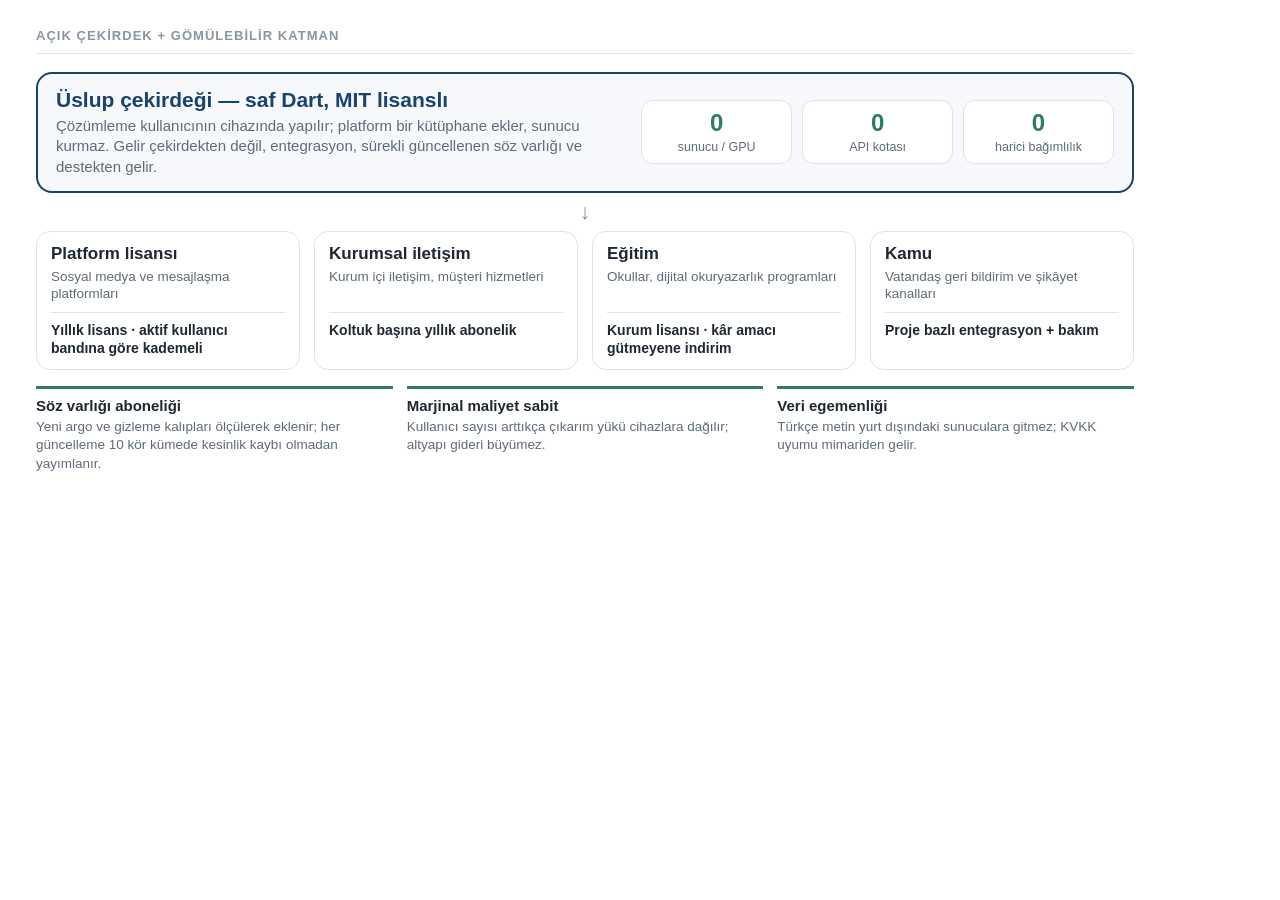
<file: docs/gorseller/sunum/sekil8_is_modeli.html>
<!doctype html>
<html lang="tr">
<head>
<meta charset="utf-8">
<title>Şekil 8 — İş modeli</title>
<link rel="stylesheet" href="ortak.css">
<style>
  .core { border: 2px solid var(--brand); background: var(--paper); border-radius: 16px; padding: 14px 18px; display: grid; grid-template-columns: 1.2fr 1fr; gap: 18px; align-items: center; }
  .core h2 { color: var(--brand); font-size: 21px; }
  .core p { font-size: 15px; color: var(--muted); margin-top: 4px; line-height: 1.35; }
  .cost { display: grid; grid-template-columns: repeat(3, 1fr); gap: 10px; }
  .cost div { background: var(--white); border: 1.5px solid var(--line); border-radius: 12px; padding: 8px 10px; text-align: center; }
  .cost b { display: block; font-size: 24px; color: var(--green); }
  .cost span { font-size: 12.5px; color: var(--muted); }
  .arrow { text-align: center; color: var(--faint); font-size: 22px; margin: 6px 0; }
  .channels { display: grid; grid-template-columns: repeat(4, 1fr); gap: 14px; }
  .ch { border: 1.5px solid var(--line); border-radius: 14px; padding: 12px 14px; background: var(--white); }
  .ch h3 { font-size: 17px; margin-bottom: 4px; }
  .ch .who { font-size: 13.5px; color: var(--muted); line-height: 1.3; min-height: 36px; }
  .ch .how { margin-top: 8px; font-size: 14px; font-weight: 700; color: var(--ink); border-top: 1px solid var(--line); padding-top: 8px; line-height: 1.3; }
  .phase { display: grid; grid-template-columns: repeat(3, 1fr); gap: 14px; margin-top: 16px; }
  .ph { border-top: 3px solid var(--green); padding-top: 8px; }
  .ph b { font-size: 15px; }
  .ph span { display: block; font-size: 13.5px; color: var(--muted); line-height: 1.35; margin-top: 3px; }
</style>
</head>
<body>
  <div class="eyebrow">Açık çekirdek + gömülebilir katman</div>
  <div class="rule"></div>

  <section class="core">
    <div>
      <h2>Üslup çekirdeği — saf Dart, MIT lisanslı</h2>
      <p>Çözümleme kullanıcının cihazında yapılır; platform bir kütüphane ekler, sunucu kurmaz. Gelir çekirdekten değil, entegrasyon, sürekli güncellenen söz varlığı ve destekten gelir.</p>
    </div>
    <div class="cost">
      <div><b>0</b><span>sunucu / GPU</span></div>
      <div><b>0</b><span>API kotası</span></div>
      <div><b>0</b><span>harici bağımlılık</span></div>
    </div>
  </section>

  <div class="arrow">↓</div>

  <div class="channels">
    <div class="ch"><h3>Platform lisansı</h3><div class="who">Sosyal medya ve mesajlaşma platformları</div><div class="how">Yıllık lisans · aktif kullanıcı bandına göre kademeli</div></div>
    <div class="ch"><h3>Kurumsal iletişim</h3><div class="who">Kurum içi iletişim, müşteri hizmetleri</div><div class="how">Koltuk başına yıllık abonelik</div></div>
    <div class="ch"><h3>Eğitim</h3><div class="who">Okullar, dijital okuryazarlık programları</div><div class="how">Kurum lisansı · kâr amacı gütmeyene indirim</div></div>
    <div class="ch"><h3>Kamu</h3><div class="who">Vatandaş geri bildirim ve şikâyet kanalları</div><div class="how">Proje bazlı entegrasyon + bakım</div></div>
  </div>

  <div class="phase">
    <div class="ph"><b>Söz varlığı aboneliği</b><span>Yeni argo ve gizleme kalıpları ölçülerek eklenir; her güncelleme 10 kör kümede kesinlik kaybı olmadan yayımlanır.</span></div>
    <div class="ph"><b>Marjinal maliyet sabit</b><span>Kullanıcı sayısı arttıkça çıkarım yükü cihazlara dağılır; altyapı gideri büyümez.</span></div>
    <div class="ph"><b>Veri egemenliği</b><span>Türkçe metin yurt dışındaki sunuculara gitmez; KVKK uyumu mimariden gelir.</span></div>
  </div>
</body>
</html>
</file>
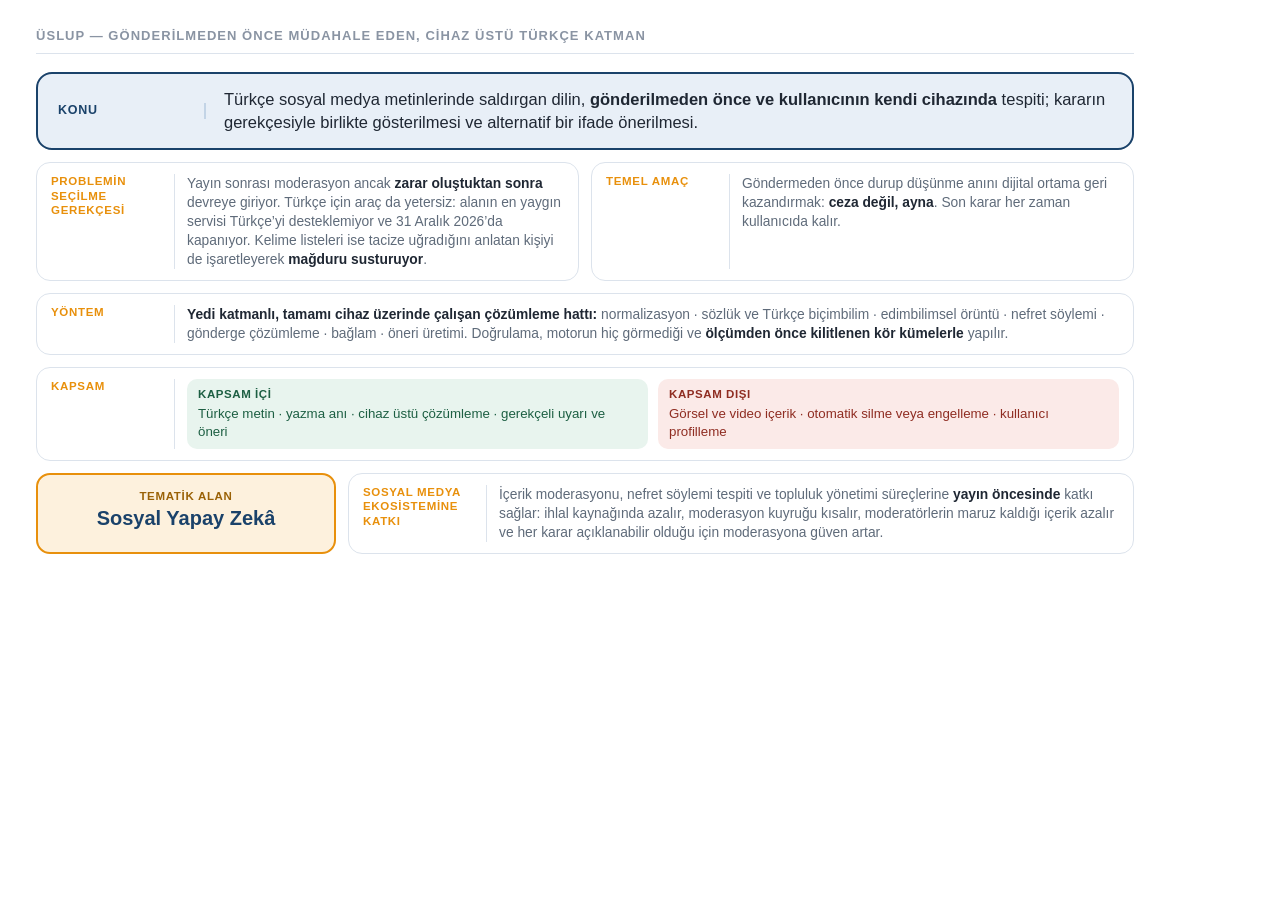
<file: docs/gorseller/sunum/sekil9_ozet.html>
<!doctype html>
<html lang="tr">
<head>
<meta charset="utf-8">
<title>Şekil 9 — Proje özeti ve kapsamı</title>
<link rel="stylesheet" href="ortak.css">
<style>
  /* Şablonun "Proje Özeti ve Kapsamı" sayfası için infografik.
     Tablo hâli slayda sığmıyordu; aynı yedi madde kart düzenine alındı.
     Satır başlıkları şablonun kendi kelimeleridir — jüri madde madde
     işaretlerken hepsini bulabilsin diye değiştirilmemelidir. */
  .konu {
    border: 2px solid var(--brand); background: var(--brand-soft);
    border-radius: 16px; padding: 14px 20px; display: grid;
    grid-template-columns: 148px 1fr; gap: 18px; align-items: center;
  }
  .etiket {
    font-size: 12.5px; font-weight: 700; letter-spacing: .06em;
    text-transform: uppercase; color: var(--brand);
    border-right: 2px solid #c3d4e6; padding-right: 14px; line-height: 1.25;
  }
  .konu p { font-size: 16.5px; line-height: 1.4; color: var(--ink); }

  .grid { display: grid; grid-template-columns: 1fr 1fr; gap: 12px; margin-top: 12px; }
  .kart {
    border: 1.5px solid var(--line); border-radius: 14px; background: var(--white);
    padding: 11px 14px; display: grid; grid-template-columns: 124px 1fr; gap: 12px;
  }
  .kart .etiket { border-right: 1.5px solid var(--line); font-size: 11.5px; color: var(--accent); }
  .kart p { font-size: 13.8px; line-height: 1.38; color: var(--muted); }
  .kart p b { color: var(--ink); }

  .genis { grid-column: 1 / -1; }
  .kapsam { display: grid; grid-template-columns: 1fr 1fr; gap: 10px; }
  .kapsam div { border-radius: 10px; padding: 8px 11px; font-size: 13.3px; line-height: 1.35; }
  .kapsam .ic { background: var(--green-bg); color: #1d5f43; }
  .kapsam .dis { background: var(--harm-bg); color: #8f2d22; }
  .kapsam b { display: block; font-size: 11.5px; letter-spacing: .05em; text-transform: uppercase; margin-bottom: 2px; }

  .alt { display: grid; grid-template-columns: 300px 1fr; gap: 12px; margin-top: 12px; }
  .tema {
    border: 2px solid var(--accent); background: var(--accent-soft);
    border-radius: 14px; padding: 11px 16px; text-align: center;
  }
  .tema span { font-size: 11.5px; font-weight: 700; letter-spacing: .06em; text-transform: uppercase; color: #9a6207; }
  .tema b { display: block; font-size: 20px; color: var(--brand); margin-top: 3px; }
</style>
</head>
<body>
  <div class="eyebrow">Üslup — gönderilmeden önce müdahale eden, cihaz üstü Türkçe katman</div>
  <div class="rule"></div>

  <section class="konu">
    <div class="etiket">Konu</div>
    <p>Türkçe sosyal medya metinlerinde saldırgan dilin, <b>gönderilmeden önce ve kullanıcının kendi cihazında</b> tespiti; kararın gerekçesiyle birlikte gösterilmesi ve alternatif bir ifade önerilmesi.</p>
  </section>

  <div class="grid">
    <div class="kart">
      <div class="etiket">Problemin seçilme gerekçesi</div>
      <p>Yayın sonrası moderasyon ancak <b>zarar oluştuktan sonra</b> devreye giriyor. Türkçe için araç da yetersiz: alanın en yaygın servisi Türkçe’yi desteklemiyor ve 31 Aralık 2026’da kapanıyor. Kelime listeleri ise tacize uğradığını anlatan kişiyi de işaretleyerek <b>mağduru susturuyor</b>.</p>
    </div>
    <div class="kart">
      <div class="etiket">Temel amaç</div>
      <p>Göndermeden önce durup düşünme anını dijital ortama geri kazandırmak: <b>ceza değil, ayna</b>. Son karar her zaman kullanıcıda kalır.</p>
    </div>

    <div class="kart genis">
      <div class="etiket">Yöntem</div>
      <p><b>Yedi katmanlı, tamamı cihaz üzerinde çalışan çözümleme hattı:</b> normalizasyon · sözlük ve Türkçe biçimbilim · edimbilimsel örüntü · nefret söylemi · gönderge çözümleme · bağlam · öneri üretimi. Doğrulama, motorun hiç görmediği ve <b>ölçümden önce kilitlenen kör kümelerle</b> yapılır.</p>
    </div>

    <div class="kart genis">
      <div class="etiket">Kapsam</div>
      <div class="kapsam">
        <div class="ic"><b>Kapsam içi</b>Türkçe metin · yazma anı · cihaz üstü çözümleme · gerekçeli uyarı ve öneri</div>
        <div class="dis"><b>Kapsam dışı</b>Görsel ve video içerik · otomatik silme veya engelleme · kullanıcı profilleme</div>
      </div>
    </div>
  </div>

  <div class="alt">
    <div class="tema">
      <span>Tematik alan</span>
      <b>Sosyal Yapay Zekâ</b>
    </div>
    <div class="kart">
      <div class="etiket">Sosyal medya ekosistemine katkı</div>
      <p>İçerik moderasyonu, nefret söylemi tespiti ve topluluk yönetimi süreçlerine <b>yayın öncesinde</b> katkı sağlar: ihlal kaynağında azalır, moderasyon kuyruğu kısalır, moderatörlerin maruz kaldığı içerik azalır ve her karar açıklanabilir olduğu için moderasyona güven artar.</p>
    </div>
  </div>
</body>
</html>
</file>
<file: docs/gorseller/sunum/ortak.css>
/* Sunum şekilleri — TEKNOFEST sunum şablonunun paleti (lacivert başlık, turuncu vurgu).
   Edge ile PNG'ye çevrilir: docs/gorseller/sunum/uret.ps1 */
:root {
  --brand: #1a426a; --brand-soft: #e8eff7;
  --accent: #e8900c; --accent-soft: #fdf1dd;
  --ink: #1f2733; --muted: #5f6b7a; --faint: #8a94a3;
  --line: #dce3ec; --paper: #f6f8fb; --white: #ffffff;
  --green: #2e7d5b; --green-bg: #e8f4ee;
  --amber: #c98a0b; --amber-bg: #fdf3e1;
  --orange: #d9661a; --orange-bg: #fdece0;
  --harm: #c0392b; --harm-bg: #fbeae8;
  --slate: #a3acb9;
}
* { box-sizing: border-box; margin: 0; padding: 0; }
html, body { background: var(--white); }
body {
  font-family: "Segoe UI", Arial, "Helvetica Neue", sans-serif;
  color: var(--ink);
  width: 1170px;
  padding: 28px 36px;
  -webkit-font-smoothing: antialiased;
}
.eyebrow { font-size: 13px; font-weight: 700; letter-spacing: .08em; text-transform: uppercase; color: var(--faint); }
.rule { height: 1px; background: var(--line); margin: 10px 0 18px; }
.note {
  border: 2px solid var(--brand); background: var(--brand-soft); color: var(--brand);
  border-radius: 14px; padding: 12px 18px; font-weight: 700; font-size: 17px; text-align: center;
}
.num { font-variant-numeric: tabular-nums; }
</file>
